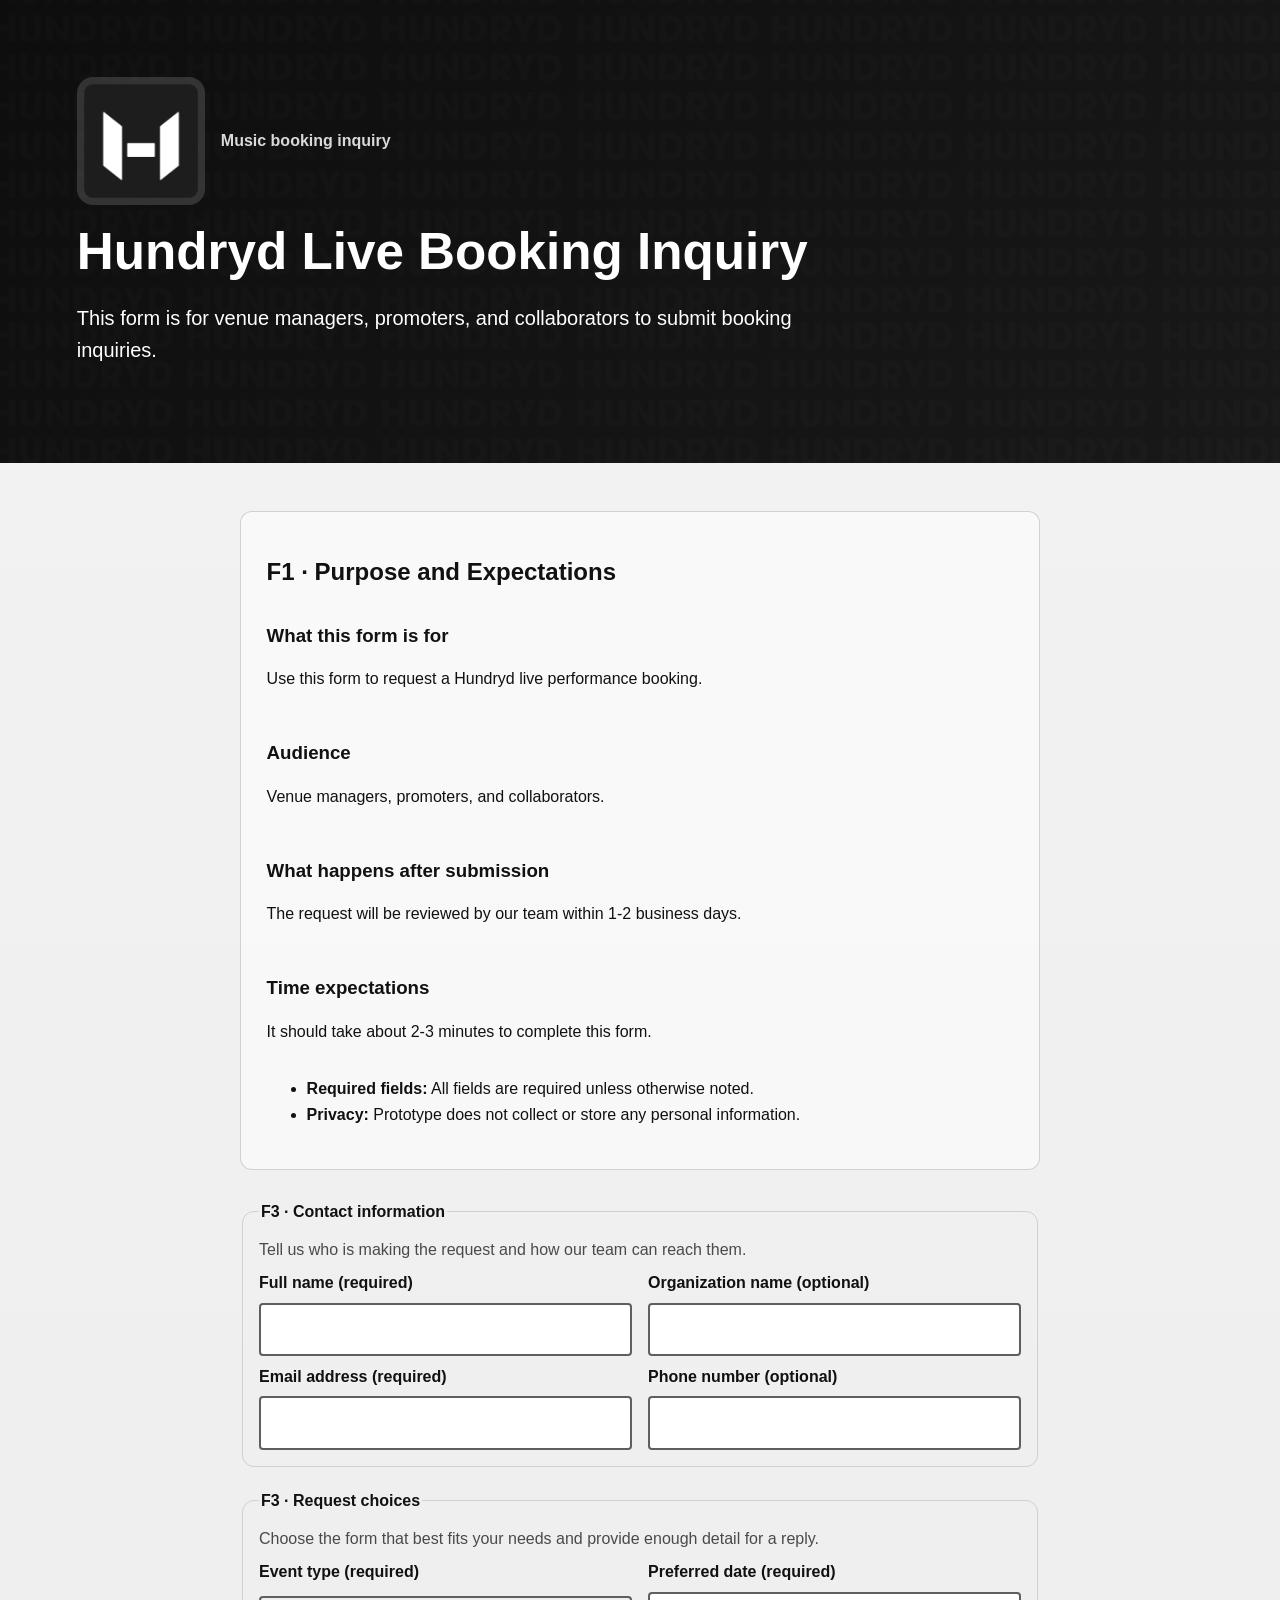
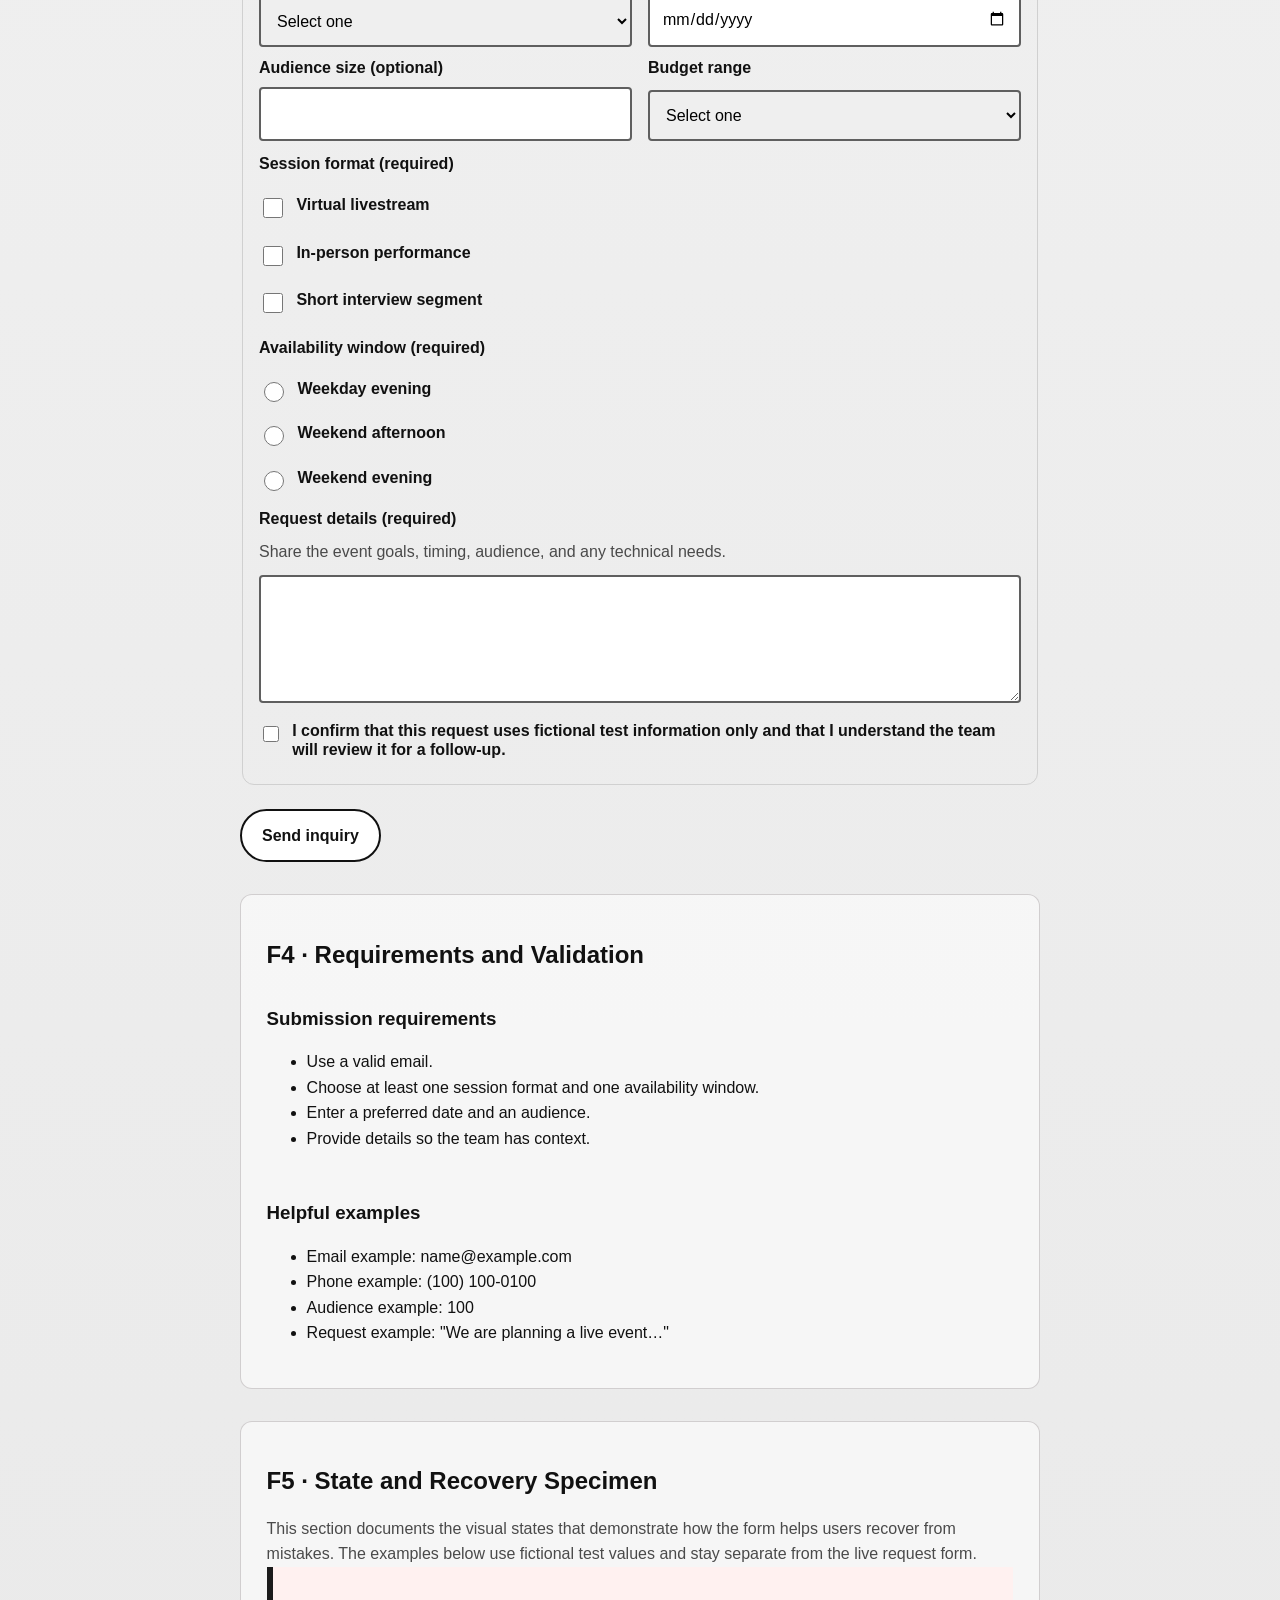
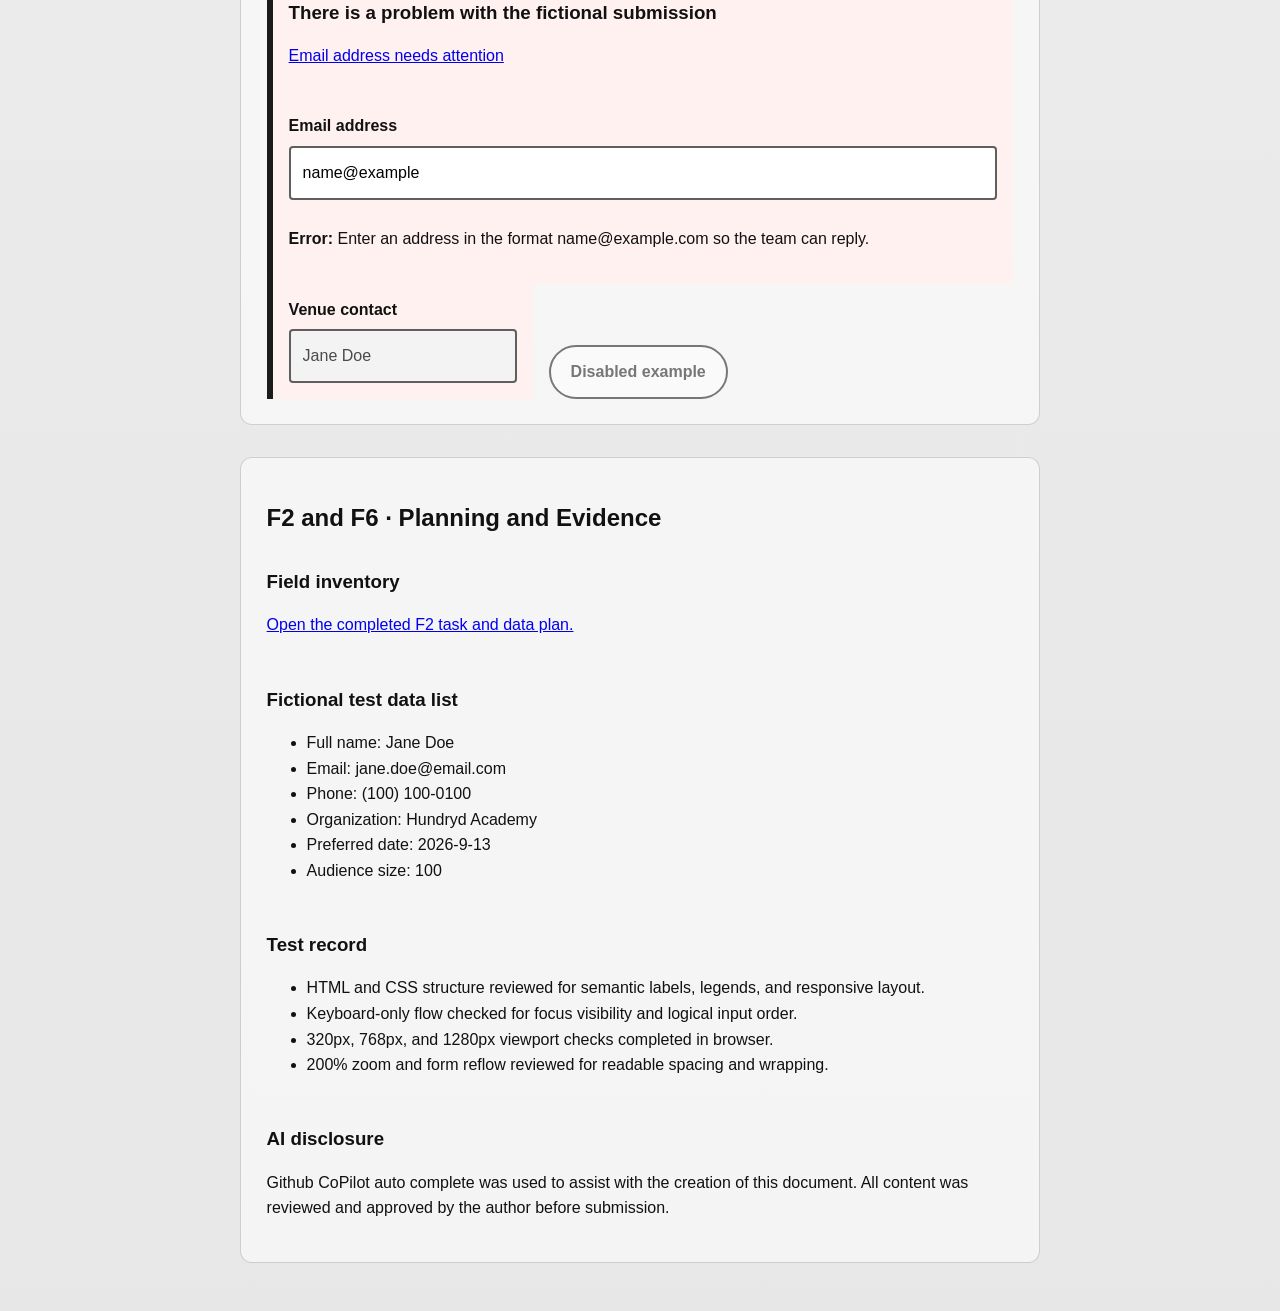
<file: index.html>
<!doctype html>
<html lang="en">

    <head>
        <meta charset="utf-8">
        <meta name="viewport" content="width=device-width,initial-scale=1">
        <title>Hundryd Live Booking Inquiry</title>
        <link rel="stylesheet" href="styles.css">
    </head>

    <body>
        <header class="page-header">
            <div class="page-header-inner">
                <div class="brand-block">
                    <img class="brand-logo" src="Hundryd Logo Rounded Edge.png" alt="Hundryd logo">
                    <p class="eyebrow">Music booking inquiry</p>
                </div>
            </div>
            <h1>Hundryd Live Booking Inquiry</h1>
            <p class="lede">This form is for venue managers, promoters, and collaborators to submit booking inquiries.</p>
        </header>

        <main>
            <section id="expectations">
                <h2>F1 · Purpose and Expectations</h2>
                <div class="expectations-grid">
                    <div>
                        <h3>What this form is for</h3>
                        <p>Use this form to request a Hundryd live performance booking.</p>
                    </div>
                    <div>
                        <h3>Audience</h3>
                        <p>Venue managers, promoters, and collaborators.</p>
                    </div>
                    <div>
                        <h3>What happens after submission</h3>
                        <p>The request will be reviewed by our team within 1-2 business days.</p>
                    </div>
                    <div>
                        <h3>Time expectations</h3>
                        <p>It should take about 2-3 minutes to complete this form.</p>
                    </div>
                </div>
                <ul class="expectations-list">
                    <li><strong>Required fields:</strong> All fields are required unless otherwise noted.</li>
                    <li><strong>Privacy:</strong> Prototype does not collect or store any personal information.</li>
                </ul>
            </section>

            <form action="" method="get">
                <fieldset>
                    <legend>F3 · Contact information</legend>
                    <p class="help">Tell us who is making the request and how our team can reach them.</p>

                    <div class="paired-fields">
                        <div class="field">
                            <label for="full-name">Full name (required)</label>
                            <input id="full-name" name="full-name" type="text" autocomplete="name" required>
                        </div>

                        <div class="field">
                            <label for="organization">Organization name (optional)</label>
                            <input id="organization" name="organization" type="text" autocomplete="organization">
                        </div>
                    </div>

                    <div class="paired-fields">
                        <div class="field">
                            <label for="email">Email address (required)</label>
                            <input id="email" name="email" type="email" autocomplete="email" required>
                        </div>

                        <div class="field">
                            <label for="phone">Phone number (optional)</label>
                            <input id="phone" name="phone" type="tel" autocomplete="tel">
                        </div>
                    </div>
                </fieldset>

                <fieldset>
                    <legend>F3 · Request choices</legend>
                    <p class="help">Choose the form that best fits your needs and provide enough detail for a reply.</p>

                    <div class="paired-fields">
                        <div class="field">
                            <label for="event-type">Event type (required)</label>
                            <select id="event-type" name="event-type" required>
                                <option value="">Select one</option>
                                <option value="live-session">Live session</option>
                                <option value="collaboration">Collaboration</option>
                                <option value="interview">Interview</option>
                            </select>
                        </div>

                        <div class="field">
                            <label for="preferred-date">Preferred date (required)</label>
                            <input id="preferred-date" name="preferred-date" type="date" required>
                        </div>
                    </div>

                    <div class="paired-fields">
                        <div class="field">
                            <label for="audience-size">Audience size (optional)</label>
                            <input id="audience-size" name="audience-size" type="number" min="1">
                        </div>

                        <div class="field">
                            <label for="budget-range">Budget range</label>
                            <select id="budget-range" name="budget-range">
                                <option value="">Select one</option>
                                <option value="500-1000">$500 - $1,000</option>
                                <option value="1000-5000">$1,000 - $5,000</option>
                                <option value="over-5000">$5,000+</option>
                            </select>
                        </div>
                    </div>

                    <div class="field" role="group" aria-labelledby="session-format-label">
                        <p class="group-label" id="session-format-label">Session format (required)</p>
                        <div class="choice-group">
                            <label class="choice"><input type="checkbox" name="session-format" value="virtual">Virtual
                                livestream</label>
                            <label class="choice"><input type="checkbox" name="session-format" value="in-person">In-person
                                performance</label>
                            <label class="choice"><input type="checkbox" name="session-format" value="interview">Short
                                interview segment</label>
                        </div>
                    </div>

                    <div class="field" role="group" aria-labelledby="availability-window-label">
                        <p class="group-label" id="availability-window-label">Availability window (required)</p>
                        <div class="choice-group">
                            <label class="choice"><input type="radio" name="availability-window" value="weekday-evening"
                                    required>Weekday evening</label>
                            <label class="choice"><input type="radio" name="availability-window" value="weekend-afternoon"
                                    required>Weekend afternoon</label>
                            <label class="choice"><input type="radio" name="availability-window" value="weekend-evening"
                                    required>Weekend evening</label>
                        </div>
                    </div>

                    <div class="field">
                        <label for="details">Request details (required)</label>
                        <p class="help" id="details-help">Share the event goals, timing, audience, and any technical needs.
                        </p>
                        <textarea id="details" name="details" aria-describedby="details-help" required></textarea>
                    </div>

                    <div class="field">
                        <label class="choice checkbox-choice" for="consent">
                            <input id="consent" name="consent" type="checkbox" required>
                            I confirm that this request uses fictional test information only and that I understand the team
                            will review it for a follow-up.
                        </label>
                    </div>
                </fieldset>

                <button type="submit">Send inquiry</button>
            </form>

            <section id="requirements">
                <h2>F4 · Requirements and Validation</h2>
                <div class="requirements-grid">
                    <div>
                        <h3>Submission requirements</h3>
                        <ul>
                            <li>Use a valid email.</li>
                            <li>Choose at least one session format and one availability window.</li>
                            <li>Enter a preferred date and an audience.</li>
                            <li>Provide details so the team has context.</li>
                        </ul>
                    </div>
                    <div>
                        <h3>Helpful examples</h3>
                        <ul>
                            <li>Email example: name@example.com</li>
                            <li>Phone example: (100) 100-0100</li>
                            <li>Audience example: 100</li>
                            <li>Request example: "We are planning a live event…"</li>
                        </ul>
                    </div>
                </div>
            </section>

            <section id="states">
                <h2>F5 · State and Recovery Specimen</h2>
                <p class="help">This section documents the visual states that demonstrate how the form helps users recover
                    from mistakes. The examples below use fictional test values and stay separate from the live request
                    form.</p>

                <div class="error-summary">
                    <h3>There is a problem with the fictional submission</h3>
                    <p><a href="#error-example">Email address needs attention</a></p>
                </div>

                <div class="field field-error">
                    <label for="error-example">Email address</label>
                    <input id="error-example" type="email" value="name@example" aria-describedby="error-message" required>
                    <p id="error-message"><strong>Error:</strong> Enter an address in the format name@example.com so the
                        team can reply.</p>
                </div>

                <div class="state-row">
                    <div class="field field-disabled">
                        <label for="disabled-example">Venue contact</label>
                        <input id="disabled-example" type="text" value="Jane Doe" disabled>
                    </div>

                    <button type="button" class="secondary-button" disabled>Disabled example</button>
                </div>
            </section>

            <section id="documentation">
                <h2>F2 and F6 · Planning and Evidence</h2>
                <div class="evidence-grid">
                    <article class="evidence-card">
                        <h3>Field inventory</h3>
                        <p><a href="field-inventory-template.html">Open the completed F2 task and data plan.</a></p>
                    </article>

                    <article class="evidence-card">
                        <h3>Fictional test data list</h3>
                        <ul>
                            <li>Full name: Jane Doe</li>
                            <li>Email: jane.doe@email.com</li>
                            <li>Phone: (100) 100-0100</li>
                            <li>Organization: Hundryd Academy</li>
                            <li>Preferred date: 2026-9-13</li>
                            <li>Audience size: 100</li>
                        </ul>
                    </article>

                    <article class="evidence-card">
                        <h3>Test record</h3>
                        <ul>
                            <li>HTML and CSS structure reviewed for semantic labels, legends, and responsive layout.</li>
                            <li>Keyboard-only flow checked for focus visibility and logical input order.</li>
                            <li>320px, 768px, and 1280px viewport checks completed in browser.</li>
                            <li>200% zoom and form reflow reviewed for readable spacing and wrapping.</li>
                        </ul>
                    </article>

                    <article class="evidence-card">
                        <h3>AI disclosure</h3>
                        <p>Github CoPilot auto complete was used to assist with the creation of this document. 
                            All content was reviewed and approved by the author before submission.</p>
                    </article>
                </div>
            </section>
        </main>
    </body>
</html>
</file>
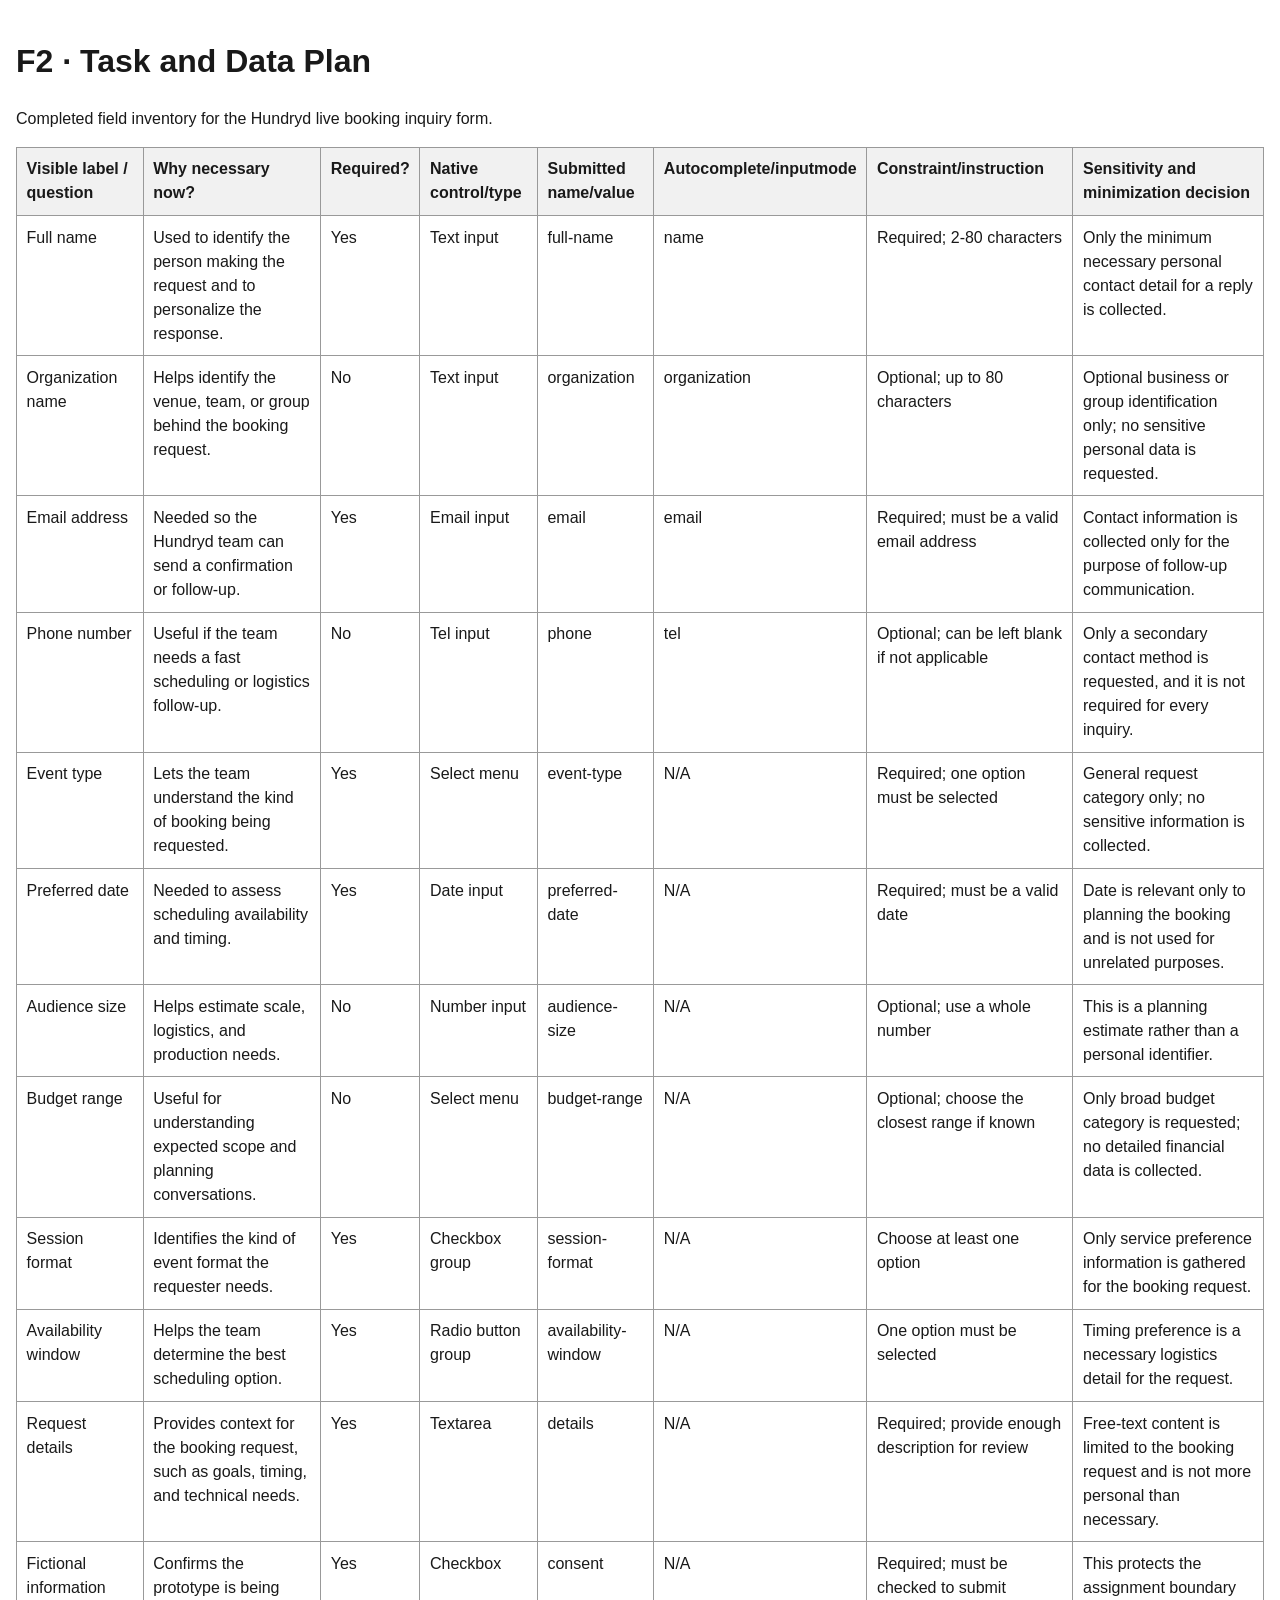
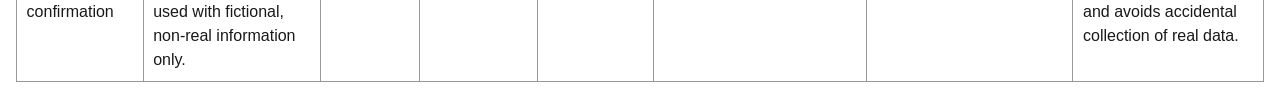
<file: field-inventory-template.html>
<!doctype html>
<html lang="en">

<head>
    <meta charset="utf-8">
    <meta name="viewport" content="width=device-width,initial-scale=1">
    <title>Field Inventory</title>
    <style>
        body {
            font-family: Arial, sans-serif;
            line-height: 1.5;
            max-width: 80rem;
            margin: auto;
            padding: 1rem;
            color: #191919;
        }

        table {
            width: 100%;
            border-collapse: collapse;
        }

        th,
        td {
            padding: .6rem;
            border: 1px solid #999;
            text-align: left;
            vertical-align: top;
        }

        th {
            background: #f1f1f1;
        }
    </style>
</head>

<body>
    <h1>F2 · Task and Data Plan</h1>
    <p>Completed field inventory for the Hundryd live booking inquiry form.</p>

    <table>
        <thead>
            <tr>
                <th>Visible label / question</th>
                <th>Why necessary now?</th>
                <th>Required?</th>
                <th>Native control/type</th>
                <th>Submitted name/value</th>
                <th>Autocomplete/inputmode</th>
                <th>Constraint/instruction</th>
                <th>Sensitivity and minimization decision</th>
            </tr>
        </thead>
        <tbody>
            <tr>
                <td>Full name</td>
                <td>Used to identify the person making the request and to personalize the response.</td>
                <td>Yes</td>
                <td>Text input</td>
                <td>full-name</td>
                <td>name</td>
                <td>Required; 2-80 characters</td>
                <td>Only the minimum necessary personal contact detail for a reply is collected.</td>
            </tr>
            <tr>
                <td>Organization name</td>
                <td>Helps identify the venue, team, or group behind the booking request.</td>
                <td>No</td>
                <td>Text input</td>
                <td>organization</td>
                <td>organization</td>
                <td>Optional; up to 80 characters</td>
                <td>Optional business or group identification only; no sensitive personal data is requested.</td>
            </tr>
            <tr>
                <td>Email address</td>
                <td>Needed so the Hundryd team can send a confirmation or follow-up.</td>
                <td>Yes</td>
                <td>Email input</td>
                <td>email</td>
                <td>email</td>
                <td>Required; must be a valid email address</td>
                <td>Contact information is collected only for the purpose of follow-up communication.</td>
            </tr>
            <tr>
                <td>Phone number</td>
                <td>Useful if the team needs a fast scheduling or logistics follow-up.</td>
                <td>No</td>
                <td>Tel input</td>
                <td>phone</td>
                <td>tel</td>
                <td>Optional; can be left blank if not applicable</td>
                <td>Only a secondary contact method is requested, and it is not required for every inquiry.</td>
            </tr>
            <tr>
                <td>Event type</td>
                <td>Lets the team understand the kind of booking being requested.</td>
                <td>Yes</td>
                <td>Select menu</td>
                <td>event-type</td>
                <td>N/A</td>
                <td>Required; one option must be selected</td>
                <td>General request category only; no sensitive information is collected.</td>
            </tr>
            <tr>
                <td>Preferred date</td>
                <td>Needed to assess scheduling availability and timing.</td>
                <td>Yes</td>
                <td>Date input</td>
                <td>preferred-date</td>
                <td>N/A</td>
                <td>Required; must be a valid date</td>
                <td>Date is relevant only to planning the booking and is not used for unrelated purposes.</td>
            </tr>
            <tr>
                <td>Audience size</td>
                <td>Helps estimate scale, logistics, and production needs.</td>
                <td>No</td>
                <td>Number input</td>
                <td>audience-size</td>
                <td>N/A</td>
                <td>Optional; use a whole number</td>
                <td>This is a planning estimate rather than a personal identifier.</td>
            </tr>
            <tr>
                <td>Budget range</td>
                <td>Useful for understanding expected scope and planning conversations.</td>
                <td>No</td>
                <td>Select menu</td>
                <td>budget-range</td>
                <td>N/A</td>
                <td>Optional; choose the closest range if known</td>
                <td>Only broad budget category is requested; no detailed financial data is collected.</td>
            </tr>
            <tr>
                <td>Session format</td>
                <td>Identifies the kind of event format the requester needs.</td>
                <td>Yes</td>
                <td>Checkbox group</td>
                <td>session-format</td>
                <td>N/A</td>
                <td>Choose at least one option</td>
                <td>Only service preference information is gathered for the booking request.</td>
            </tr>
            <tr>
                <td>Availability window</td>
                <td>Helps the team determine the best scheduling option.</td>
                <td>Yes</td>
                <td>Radio button group</td>
                <td>availability-window</td>
                <td>N/A</td>
                <td>One option must be selected</td>
                <td>Timing preference is a necessary logistics detail for the request.</td>
            </tr>
            <tr>
                <td>Request details</td>
                <td>Provides context for the booking request, such as goals, timing, and technical needs.</td>
                <td>Yes</td>
                <td>Textarea</td>
                <td>details</td>
                <td>N/A</td>
                <td>Required; provide enough description for review</td>
                <td>Free-text content is limited to the booking request and is not more personal than necessary.</td>
            </tr>
            <tr>
                <td>Fictional information confirmation</td>
                <td>Confirms the prototype is being used with fictional, non-real information only.</td>
                <td>Yes</td>
                <td>Checkbox</td>
                <td>consent</td>
                <td>N/A</td>
                <td>Required; must be checked to submit</td>
                <td>This protects the assignment boundary and avoids accidental collection of real data.</td>
            </tr>
        </tbody>
    </table>
</body>

</html>
</file>
<file: styles.css>
:root {
    --color-bg: #111111;
    --color-surface: #f4f4f4;
    --color-surface-strong: #e6e6e6;
    --color-text: #111111;
    --color-muted: #4a4a4a;
    --color-brand: #111111;
    --color-brand-strong: #000000;
    --color-accent: #d9d9d9;
    --color-border: #5f5f5f;
    --color-error: #1b1b1b;
    --color-error-bg: #f0f0f0;
    --color-error-border: #333333;
    --radius: .75rem;
    --space-3: 1rem;
    --space-4: 1.5rem;
    --measure: 68ch;
}

*,
*::before,
*::after {
    box-sizing: border-box;
}

body {
    margin: 0;
    color: var(--color-text);
    background:linear-gradient(180deg, #f3f3f3 0%, #e7e7e7 100%);
    font-family: Arial, sans-serif;
    line-height: 1.6;
}

img {
    max-width: 100%;
    display: block;
}

.page-header {
    padding: clamp(2rem, 6vw, 5rem);
    background-image:linear-gradient(135deg, rgba(17,17,17,0.78), rgba(33,33,33,0.74)), url("Hundryd Background no Picture.jpg");
    background-position:center;
    background-size:cover;
    color: #fff;
}

.page-header-inner {
    max-width: 62rem;
    margin: 0;
}

.brand-block {
    display:flex;
    align-items:center;
    justify-content:flex-start;
    gap:1rem;
    margin-bottom:1rem;
    flex-wrap:wrap;
}

.brand-logo {
    width:8rem;
    height:auto;
    border-radius:1rem;
    background:rgba(255,255,255,0.15);
    padding:.45rem;
    filter:grayscale(1);
}

.eyebrow {
    color: var(--color-accent);
    font-weight: 700;
}

h1, h2, h3, legend, label {
    line-height:1.2;
}

h1 {
    margin:0;
    font-size:clamp(2.2rem, 4vw, 4rem);
}

.lede {
    max-width: var(--measure);
    font-size: 1.25rem;
}

main {
    max-width: 52rem;
    margin: auto;
    padding: var(--space-3);
}

section,
form {
    margin-block: 2rem;
}

section {
    background:rgba(255,255,255,0.55);
    border:1px solid rgba(124,112,116,0.3);
    border-radius:var(--radius);
    padding:clamp(1.1rem, 2vw, 1.8rem);
}

.expectations-grid,
.requirements-grid,
.evidence-grid {
    display:grid;
    gap:1rem;
}

form,
fieldset,
.field {
    display: grid;
    gap: .65rem;
}

form {
    gap: 1.5rem;
}

fieldset {
    padding: 1rem;
    border: 1px solid #d0d0d0;
    border-radius: var(--radius);
}

legend,
label {
    font-weight: 700;
}

.help {
    margin: 0;
    color: var(--color-muted);
}

.group-label {
    margin: 0;
    font-weight: 700;
}

.choice-group {
    display: grid;
    gap: .35rem;
}

input,
select,
textarea,
button {
    font: inherit;
}

input:not([type="radio"]):not([type="checkbox"]),
select,
textarea {
    width: 100%;
    padding: .75rem;
    border: 2px solid var(--color-border);
    border-radius: .25rem;
}

textarea {
    min-height: 8rem;
    resize: vertical;
}

.choice {
    display: flex;
    gap: .65rem;
    align-items: flex-start;
    padding: .5rem 0;
}

.choice input {
    inline-size: 1.25rem;
    block-size: 1.25rem;
}

button {
    justify-self: start;
    min-height: 44px;
    padding: .75rem 1.25rem;
    background: #fff;
    color: var(--color-text);
    border: 2px solid var(--color-text);
    border-radius: 999px;
    font-weight: 700;
    transition: background-color .2s ease, color .2s ease, border-color .2s ease, transform .2s ease;
}

button:hover {
    background: var(--color-text);
    color: #fff;
}

:focus-visible {
    outline: .2rem solid var(--color-accent);
    outline-offset: .2rem;
}

.error-summary,
.field-error,
.field-disabled {
    padding: 1rem;
    border-left: .4rem solid var(--color-error);
    background: #fff1f0;
}

.field-error input {
    border-color: var(--color-error);
}

.field-disabled input {
    background: #f3f3f3;
    border-style: dashed;
    color: var(--color-muted);
}

.state-row {
    display: flex;
    flex-wrap: wrap;
    align-items: end;
    gap: 1rem;
}

button:disabled {
    opacity: .55;
    cursor: not-allowed;
}

@media (min-width:48rem) {
    .paired-fields {
        display: grid;
        grid-template-columns: 1fr 1fr;
        gap: 1rem;
    }
}
</file>
